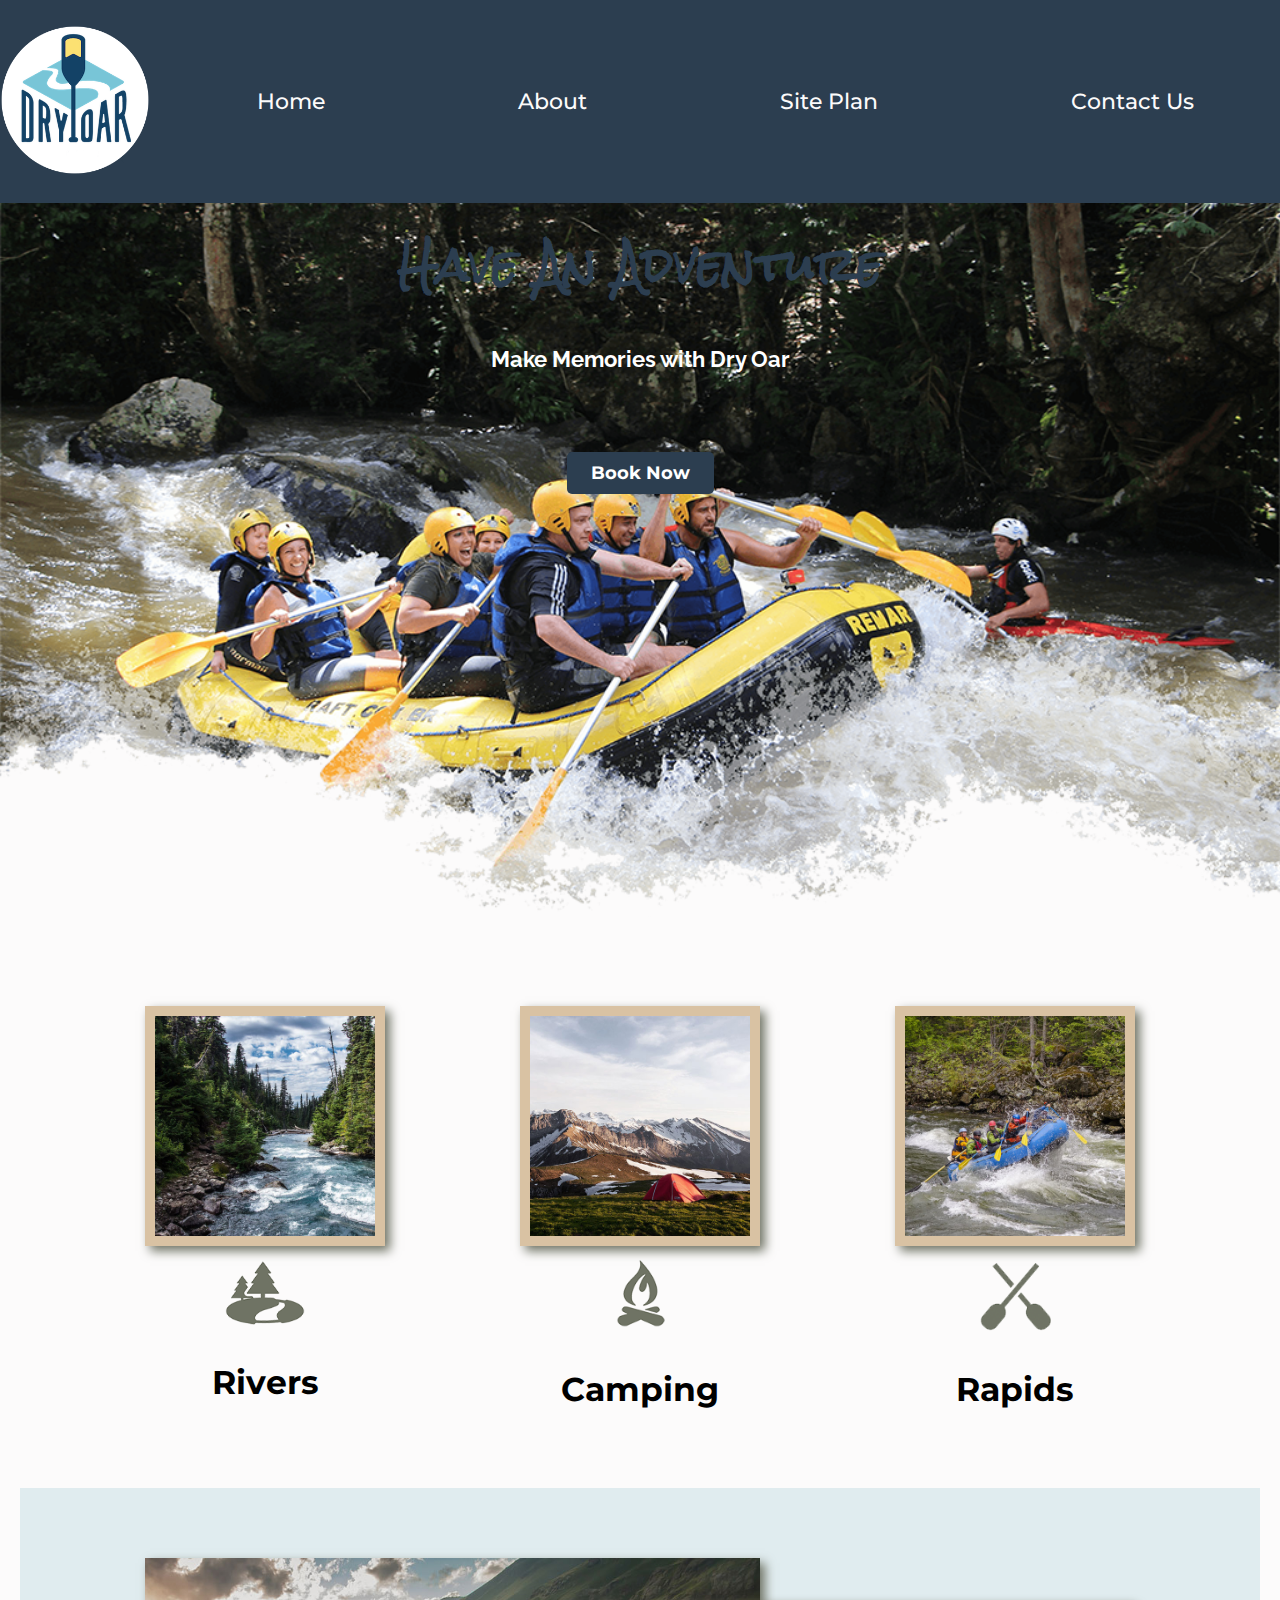
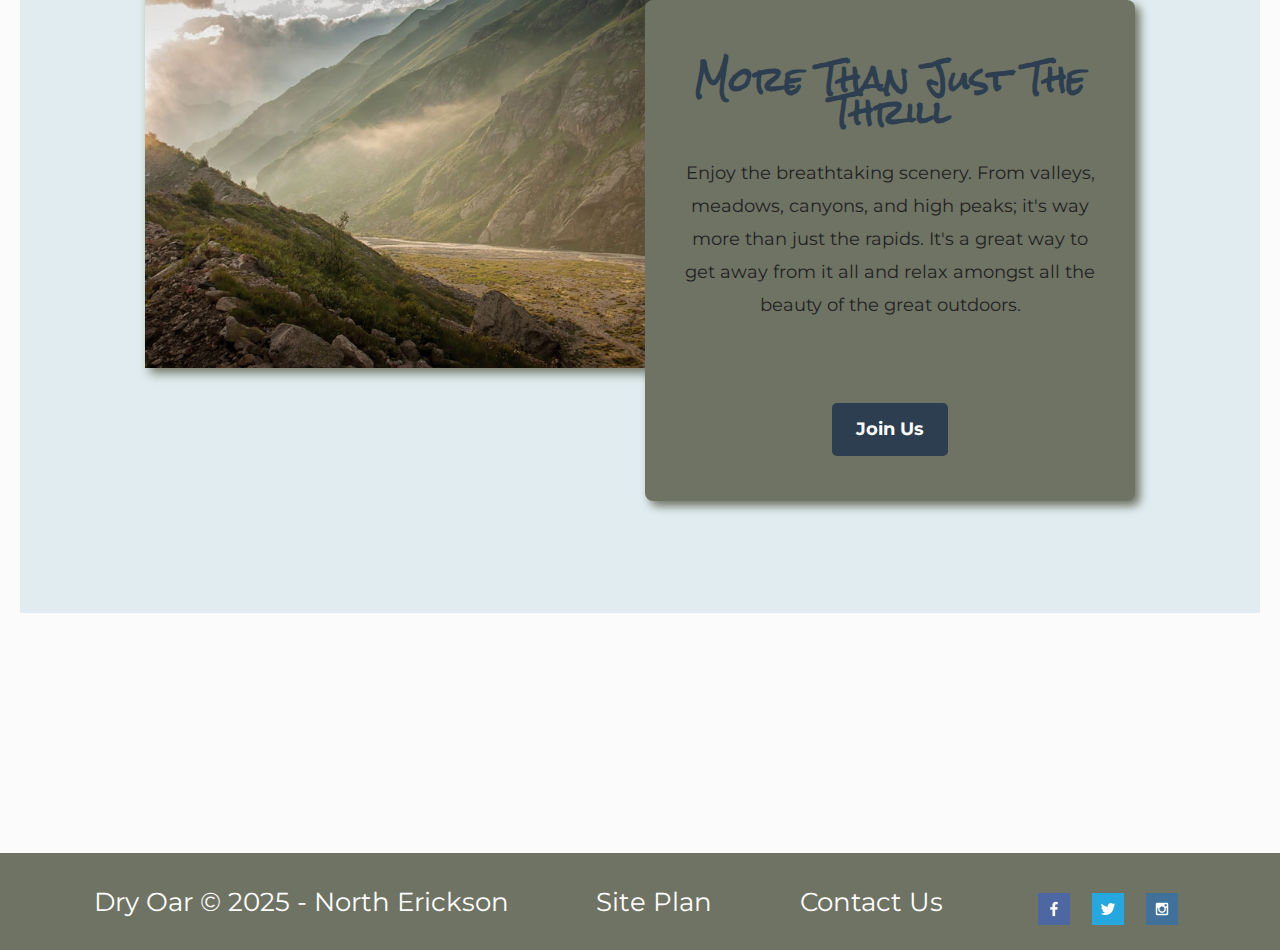
<file: wwr/index.html>
<!DOCTYPE html>
<html lang="en">
<head>
    <meta charset="utf-8">
    <meta name="viewport" content="width=device-width, initial-scale=1">
    <title>Dry Oar Rafting - Home</title>
    <link rel="stylesheet" href="styles/style.css">
</head>
<body>
    <header>
        <a id="logo_link" href="index.html">
            <img class="logo" src="images/logo.png" alt="Dry Oar Logo">
        </a>
        <nav>
            <a href="index.html">Home</a>
            <a href="#">About</a>
            <a href="site-plan-rafting.html">Site Plan</a>
            <a href="contactus.html">Contact Us</a>
        </nav>
    </header>

    <div id="hero">
        <div id="hero-box">
            <img id="hero-img" src="images/hero.png" alt="People enjoying white water rafting">
        </div>
        <section id="hero-msg">
            <h1 class="home-title">Have An Adventure</h1>
            <h4>Make Memories with Dry Oar</h4>
            <div class="button-box">
                <a class="book" href="contactus.html">Book Now</a>
            </div>
        </section>
    </div>

    <main class="home-grid">
        <section class="rivers-card">
            <img class="card-img" src="images/rivers.jpg" alt="river in forest">
            <img class="icon" src="images/river_icon.png" alt="river icon">
            <h2>Rivers</h2>
        </section>

        <section class="camping-card">
            <img class="card-img" src="images/camping.jpg" alt="tent in mountains">
            <img class="icon" src="images/fire_icon.png" alt="fire icon">
            <h2>Camping</h2>
        </section>

        <section class="rapids-card">
            <img class="card-img" src="images/rapids.jpg" alt="rafting boat">
            <img class="icon" src="images/oars.png" alt="oars icon">
            <h2>Rapids</h2>
        </section>

        <!-- background band for main grid -->
        <div id="background"></div>

        <img class="mountains" src="images/mountains.jpg" alt="Misty mountains">

        <section class="msg">
            <h2>More Than Just The Thrill</h2>
            <p>Enjoy the breathtaking scenery. From valleys, meadows, canyons, and high peaks; it's way more than just the rapids. It's a great way to get away from it all and relax amongst all the beauty of the great outdoors.</p>
            <a class="join" href="rivers.html">Join Us</a>
        </section>
    </main>

    <footer>
        <p>Dry Oar &copy; 2025 - North Erickson</p>
        <p><a href="site-plan-rafting.html">Site Plan</a></p>
        <p><a href="contactus.html">Contact Us</a></p>
        <div class="social">
            <a href="https://facebook.com" target="_blank" rel="noopener">
                <img src="images/facebook.png" alt="fb icon">
            </a>
            <a href="https://twitter.com" target="_blank" rel="noopener">
                <img src="images/twitter.png" alt="twitter icon">
            </a>
            <a href="https://instagram.com" target="_blank" rel="noopener">
                <img src="images/instagram.png" alt="instagram icon">
            </a>
        </div>
    </footer>

</body>
</html>
</file>
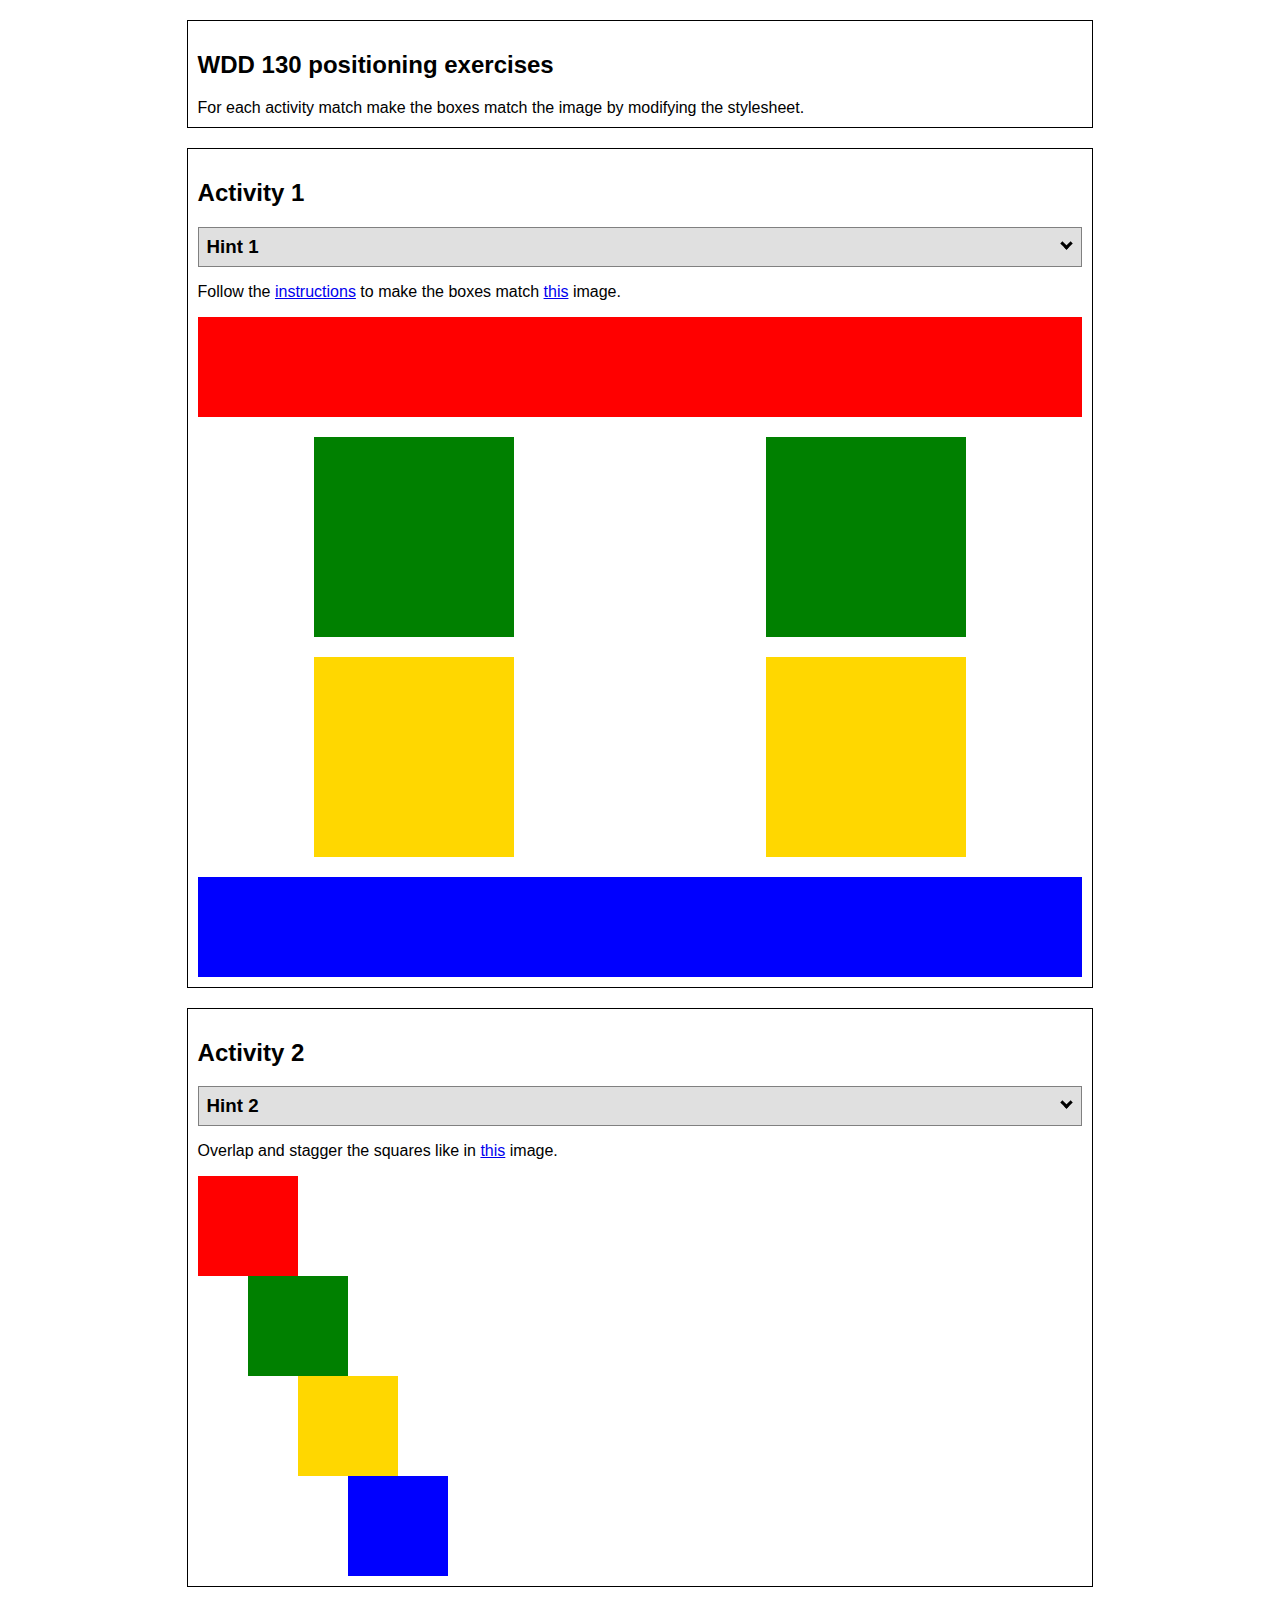
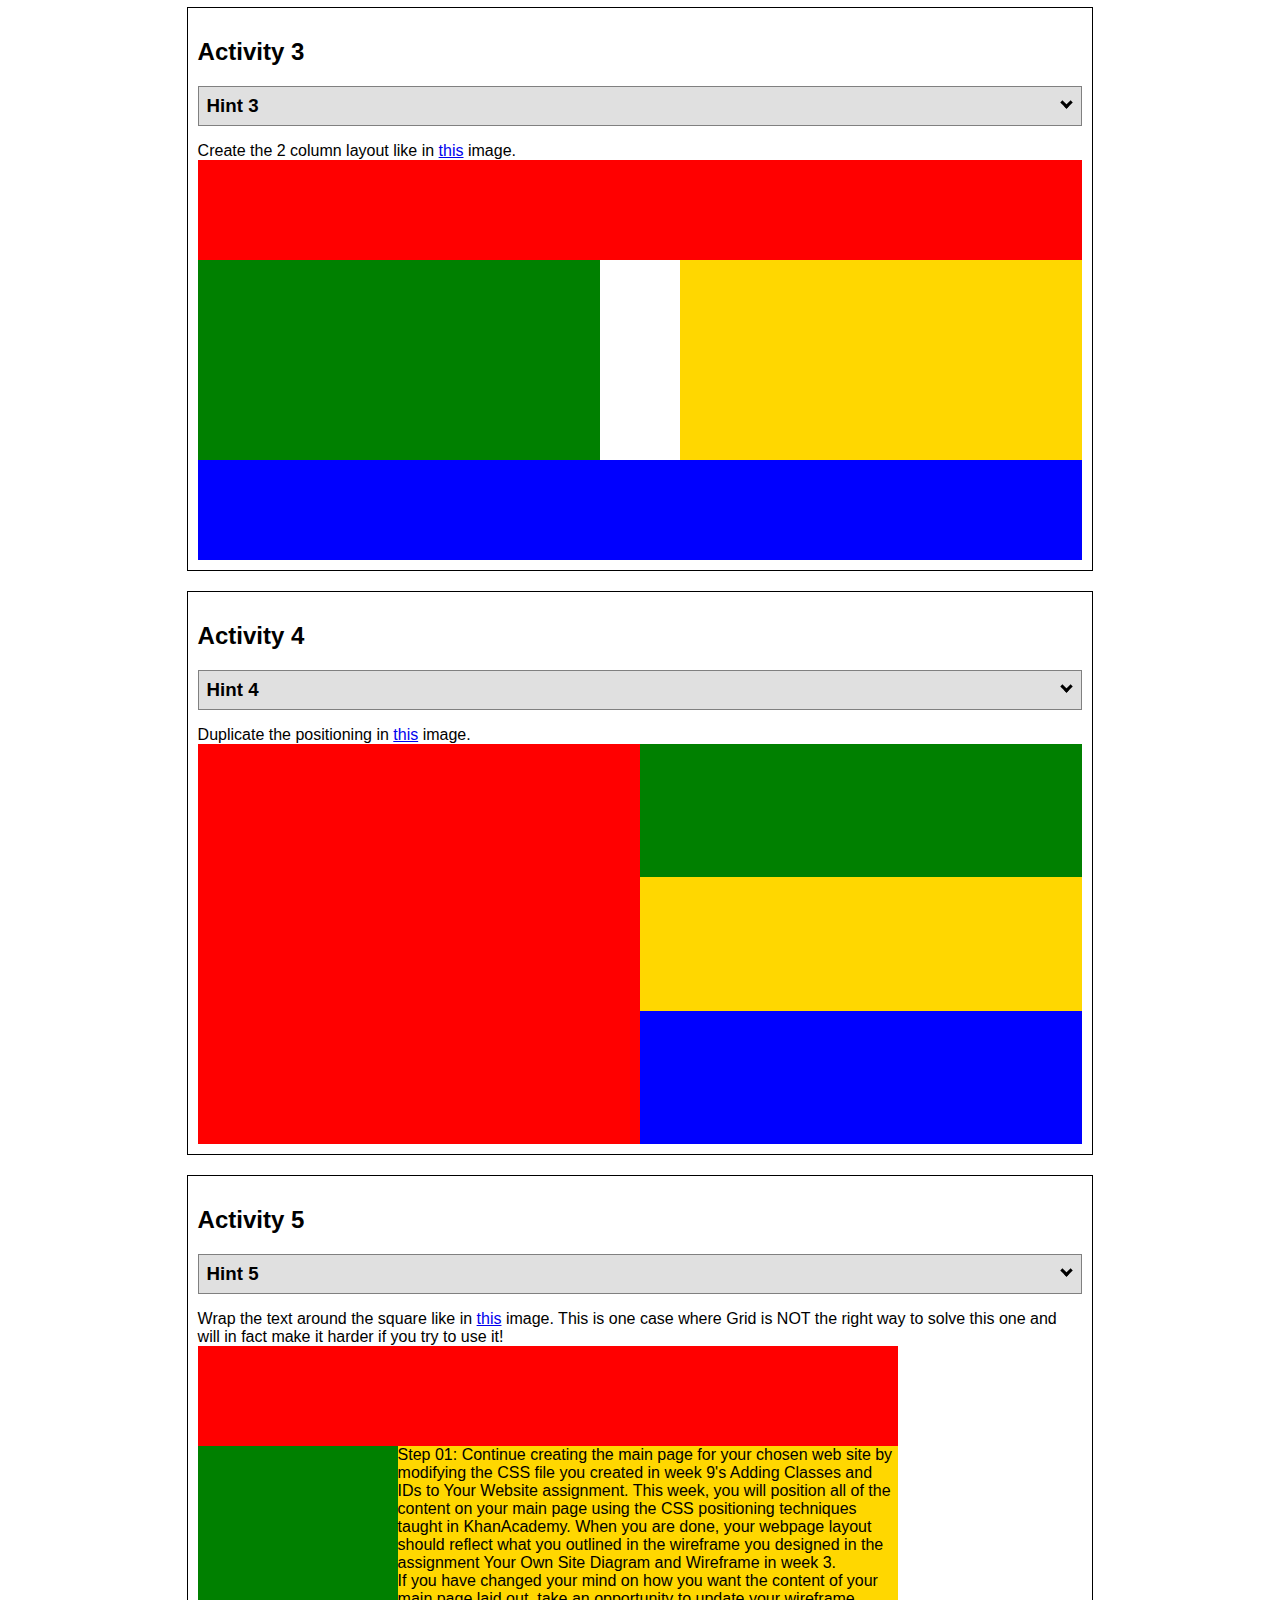
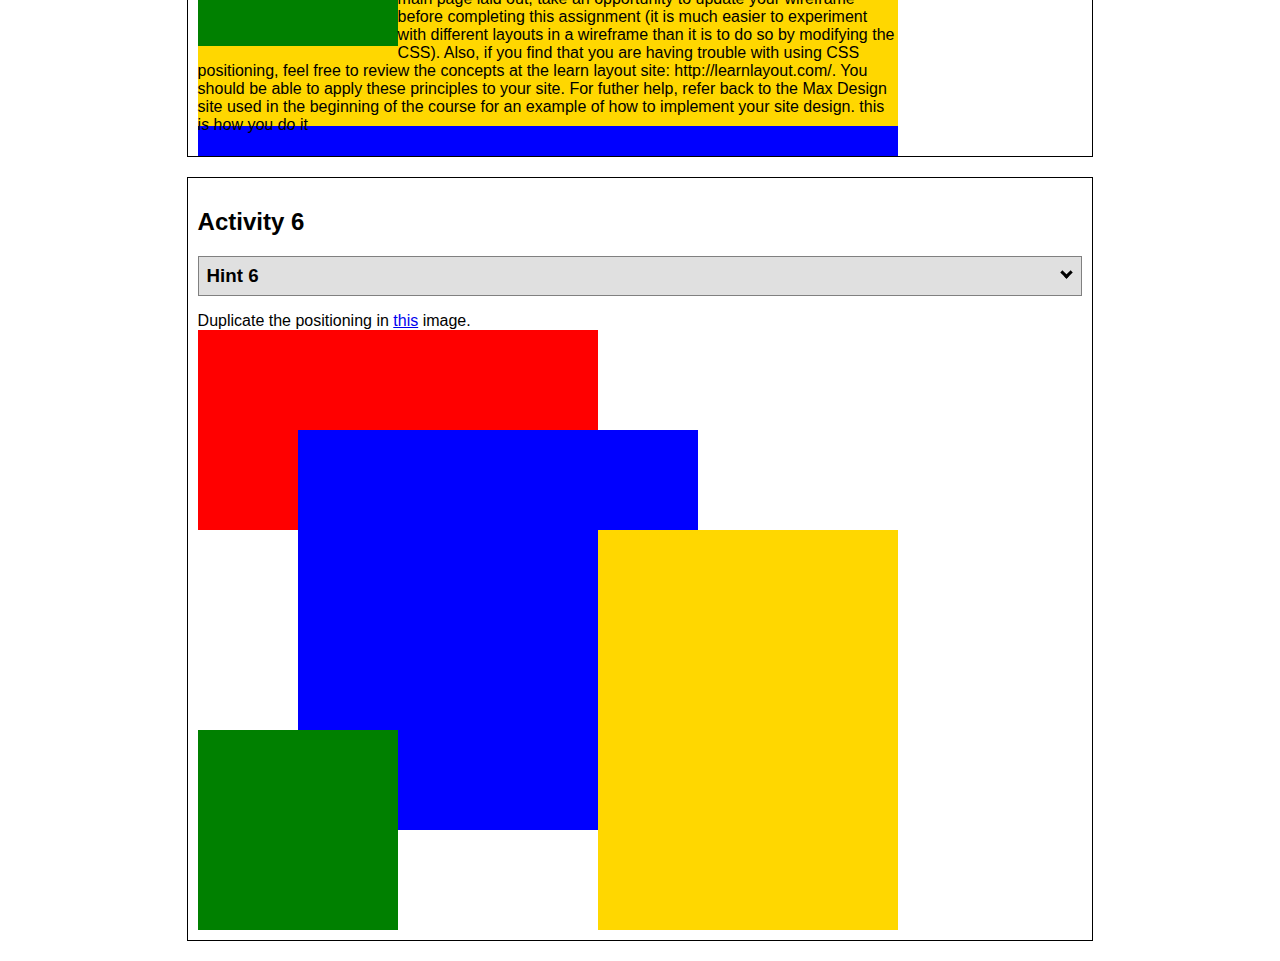
<file: positioning.html>
<!DOCTYPE html>
<html lang="en">
  <head>
    <!-- HTML - Name: positioning.html -->
    <title>Positioning Activity</title>
    <link rel="stylesheet" type="text/css" href="positionstyles.css" />
  </head>
  <body>
    <div class="activity">
      <h2>WDD 130 positioning exercises</h2>
      For each activity match make the boxes match the image by modifying the stylesheet.</div>
    <div class="activity">
      <h2>Activity 1</h2>
      <section class="hint"><input type="checkbox" ><i></i> <h3>Hint 1</h3><div><p>Check out the <a href="https://byui-wdd.github.io/wdd130/activities/w06-css-positioning.html" target="_blank">activity instructions</a> in Ilearn!</p></div></section>
      <p>Follow the <a href="https://byui-wdd.github.io/wdd130/activities/w06-css-positioning.html" target="_blank">instructions</a> to make the boxes match  <a href="https://byui-wdd.github.io/wdd130/images/example1.png" target="_blank">this</a> image.</p>
      <div class="content1" >
        <div class="red1" ></div>
        <div class="green1" ></div>
        <div class="green1" ></div>
        <div class="yellow1"></div>
        <div class="yellow1"></div>
        <div class="blue1"></div>
      </div>
    </div>
    <div class="activity">
      <h2>Activity 2</h2>
      <section class="hint"><input type="checkbox" > <h3>Hint 2</h3><i></i><div>
      <ul>
      <li>grid-template-columns: 50px 50px 50px 50px 50px </li></ul></div></section>
      <p>Overlap and stagger the squares like in <a href="https://byui-wdd.github.io/wdd130/images/example2.png" target="_blank">this</a> image.</p>
      <div class="content2" >
        <div class="red2" ></div>
        <div class="green2" ></div>
        <div class="yellow2"></div>
        <div class="blue2"></div>
      </div>
    </div>
    <div class="activity">
      <h2>Activity 3</h2>
      <section class="hint"><input type="checkbox" > <h3>Hint 3</h3><i></i><div><p>This one is going to be best solved with CSS Grid. Remember to make the boxes the right width first...then start moving them around. </p><h4>Properties used:</h4><ul><li>display:grid;</li><li>grid-template-columns:</li><li>grid-column-gap:</li>
        <li>grid-column:</li>  </ul></div></section>
      Create the 2 column layout like in <a href="https://byui-wdd.github.io/wdd130/images/example3.png" target="_blank">this</a>  image.
      <div class="content3" >
        <div class="red3" ></div>
        <div class="green3" ></div>
        <div class="yellow3"></div>
        <div class="blue3"></div>
      </div>
    </div>
    <div class="activity">
      <h2>Activity 4</h2>
      <section class="hint"><input type="checkbox" > <h3>Hint 4</h3><i></i><div><p>For the others we have been primarily concerned with width. For this one you will need to adjust height as well. </p><h4>Properties used:</h4><ul><li>display:grid;</li><li>grid-template-columns:</li><li>grid-row:</li></ul></div></section>
      Duplicate the positioning in <a href="https://byui-wdd.github.io/wdd130/images/example4.png" target="_blank">this</a> image. 
      <div class="content4" >
        <div class="red4" ></div>
        <div class="green4" ></div>
        <div class="yellow4"></div>
        <div class="blue4"></div>
      </div>
    </div>

    <div class="activity">
      <h2>Activity 5</h2>
      <section class="hint"><input type="checkbox" > <h3>Hint 5</h3><i></i><div><p>Grid is <strong>not</strong> the right way to do this.  In fact there is only one way to really do that...and that is with float. Remember that we float the thing we want the text to wrap around.  Also remember to start by making all the shapes the right size and shape.</p><h4>Properties used:</h4><ul><li>float: left;</li></ul></div></section>
      Wrap the text around the square like in <a href="https://byui-wdd.github.io/wdd130/images/example5.png" target="_blank">this</a> image. This is one case where Grid is NOT the right way to solve this one and will in fact make it harder if you try to use it!
      <div class="content5" >
        <div class="red5" ></div>
        <div class="green5" ></div>
        <div class="yellow5">Step 01: Continue creating the main page for your chosen web site by modifying the CSS file you created in week 9's Adding Classes and IDs to Your Website assignment. This week, you will position all of the content on your main page using the CSS positioning techniques taught in KhanAcademy. When you are done, your webpage layout should reflect what you outlined in the wireframe you designed in the assignment Your Own Site Diagram and Wireframe in week 3. <br />
          If you have changed your mind on how you want the content of your main page laid out, take an opportunity to update your wireframe before completing this assignment (it is much easier to experiment with different layouts in a wireframe than it is to do so by modifying the CSS). Also, if you find that you are having trouble with using CSS positioning, feel free to review the concepts at the learn layout site: http://learnlayout.com/. You should be able to apply these principles to your site. For futher help, refer back to the Max Design site used in the beginning of the course for an example of how to implement your site design. this is how you do it</div>
        <div class="blue5"></div>
      </div>
    </div>
    <div class="activity">
      <h2>Activity 6</h2>
      <section class="hint"><input type="checkbox" > <h3>Hint 6</h3><i></i><div><p>This one is all about visualizing the grid behind the layout. If you are having a hard time doing that first: all the sizes are even multiples of 100, and second here is another example with the lines drawn: <a href="https://byui-wdd.github.io/wdd130/images/example6-hint.png" target="_blank">example 6 with lines</a>. For this one you will find it easiest if you use px for the column width. You can also use <kbd>z-index</kbd> to control the element layering.    </p><h4>Properties used:</h4><ul><li>display:grid;</li><li>grid-template-columns:</li><li>grid-column:</li><li>grid-row:</li><li><a href="https://www.w3schools.com/cssref/pr_pos_z-index.asp" target="_blank">z-index:</a></li></ul></div></section>
      Duplicate the positioning in <a href="https://byui-wdd.github.io/wdd130/images/example6.png" target="_blank">this</a> image.
      <div class="content6" >
        <div class="red6" ></div>
        <div class="green6" ></div>
        <div class="yellow6"></div>
        <div class="blue6"></div>
      </div>
    </div>
  </body>
</html>
</file>
<file: wwr/styles/style.css>
@import url('https://fonts.googleapis.com/css2?family=Montserrat:wght@400;600&family=Raleway:wght@400;600&family=Rock+Salt&display=swap');

body {
    font-family: 'Montserrat', Arial, sans-serif;
    background-color: #fcfbfb;
    margin: 0;
    padding: 0;
    font-size: 22px;
}

#content {
    max-width: 1600px;
    margin: 0 auto;
    padding: 0 20px;
    background-color: #fff;
    box-shadow: 0 0 10px rgba(0,0,0,0.05);
    display: flex;
    flex-direction: column;
    min-height: 100vh;
}

header {
    display: grid;
    grid-template-columns: 150px auto;
    align-items: center;
    padding: 20px 0;
    background-color: #2c3e50;
    color: #fff;
}

#logo_link {
    padding: 8px 12px;
}

.logo {
    max-width: 150px;
    height: auto;
    display: block;
}

nav a {
    color: #fcfbfb;
    text-decoration: none;
    margin-left: 20px;
    font-weight: 500;
    text-align: center;
    padding: 8px 16px;
    border-radius: 4px;
    transition: background 0.2s;
    display: inline-block;
}

/* on hover the buttons get a solid color and contrasting text */
nav a:hover {
    text-decoration: none;
    background-color: rgba(217,194,163,0.95); /* warm tan */
    color: #2c3e50; /* dark text for contrast */
}

#hero-msg h1,
.home-title {
    font-family: 'Rock Salt', 'Bradley Hand', sans-serif;
    font-size: 2em;
    text-align: center;
    color: #2c3e50;
    margin-top: 10px;
}

#hero-msg h4,
h4 {
    font-family: 'Raleway', Arial, sans-serif;
    text-align: center;
    color: #1abc9c;
}

.button-box {
    text-align: center;
}

.book,
.join {
    background-color: #2c3e50;
    color: #fff;
    padding: 10px 24px;
    border: none;
    border-radius: 5px;
    text-decoration: none;
    font-weight: bold;
    transition: background 0.2s;
    display: inline-block;
    margin: 10px 0;
    font-size: 18px;
    margin-top: 50px;
}

.book:hover,
.join:hover {
    background-color: #1abc9c;
    color: #fff;
}

main section {
    text-align: center;
    margin-bottom: 32px;
}

.icon {
    width: 80px;
    padding-top: 10px;
}

#hero-img {
    width: 100%;
}

#background {
    height: 725px;
    background-color: #e0ecef;
    width: 100%;
}

.msg {
    background-color: #f9f9f9;
    color: #222;
    padding: 35px;
    border-radius: 8px;
    margin: 32px auto;
    max-width: 800px;
    text-align: center;
    box-shadow: 0 2px 8px rgba(0,0,0,0.07);
    line-height: 1.5em;
}

.msg h2 {
    font-family: 'Rock Salt', 'Bradley Hand', sans-serif;
    color: #2c3e50;
}

.msg p {
    color: #222;
    font-size: .8em;
    padding-bottom: 15px;
}

.card-img {
    border: 10px solid #2c3e50;
}

main section img {
    box-sizing: border-box;
}

footer {
    background-color: #2c3e50;
    color: #fff;
    text-align: center;
    padding: 25px 50px;
    margin-top: 200px;
}

footer p {
    font-size: 1.2em;
}

footer a {
    color: #fff;
    text-decoration: none;
}

footer a:hover {
    color: #d9c2a3;
    text-decoration: underline;
}

footer p a:hover {
    text-decoration: underline;
}

footer .social img {
    width: 32px;
    margin: 0 8px;
    vertical-align: middle;
    padding-top: 15px;
}

/* ---------- Layout grid & flex (Header / Hero / Main / Footer) ---------- */

/* Header as a 2-column grid */
header {
    display: grid;
    grid-template-columns: 150px auto;
    align-items: center;
    padding: 20px 0;
    background-color: #2c3e50;
    color: #fff;
}

/* nav spans the header and the links stretch across full width */
/* nav as a simple flex row */
nav {
    display: flex;
    justify-content: space-around;
    align-items: center;
}

/* center the logo within its grid cell */
#logo_link {
    padding-top: 5px;
    justify-self: center;
    align-self: center;
}

/* HERO grid and overlap */
#hero {
    display: grid;
    grid-template-columns: 1fr 3fr 1fr;
    margin-top: -100px; /* overlaps the header */
}

/* hero image box spans the whole hero grid and sits behind text */
#hero-box {
    grid-column: 1/4;
    grid-row: 1/3;
    z-index: -1;
}

/* hero message placement and nudging down so it doesn't collide with nav */
#hero-msg {
    grid-column: 2/3;
    grid-row: 1/2;
    margin-top: 100px;
}

/* ensure readable text over image */
#hero-msg h4 {
    color: #ffffff;
}
#hero-img {
    width: 100%;
    display: block;
}

/* MAIN grid (home-grid) */
.home-grid {
    display: grid;
    grid-template-columns: repeat(10, 1fr);
    grid-auto-rows: min-content;
    gap: 10px;
    position: relative;
    padding: 40px 20px;
}

/* make images scale to their grid cell width */
.card-img, .mountains {
    width: 100%;
    display: block;
}

/* place the three cards */
.rivers-card {
    grid-column: 2/4;
    grid-row: 2/3;
}
.camping-card {
    grid-column: 5/7;
    grid-row: 2/3;
}
.rapids-card {
    grid-column: 8/10;
    grid-row: 2/3;
}

/* full-width background band behind mountains and msg */
#background {
    grid-column: 1/11;
    grid-row: 4/9;
    background-color: #e0ecef;
    height: 725px;
    z-index: 0;
}

/* mountains and message positions (with shadows) */
.mountains {
    grid-column: 2/7;
    grid-row: 5/8;
    box-shadow: 5px 5px 10px #6f7364;
    z-index: 1;
}

.msg {
    background-color: #6f7364;
    color: #fff;
    padding: 35px;
    grid-column: 6/10;
    grid-row: 6/7;
    box-shadow: 5px 5px 10px #6f7364;
    z-index: 2;
}

/* card image hover effect and shadow */
.card-img {
    border: 10px solid #d9c2a3;
    transition: transform .5s, opacity .5s;
    box-shadow: 5px 5px 10px #6f7364;
}
.card-img:hover {
    opacity: .6;
    transform: scale(1.1);
}

/* footer as flex (overrides previous footer rules) */
footer {
    background-color: #6f7364;
    padding: 25px 50px;
    margin-top: 200px;
    display: flex;
    justify-content: space-around;
    align-items: center;
    color: #fff;
}
footer p, footer .social { margin: 0; }

/* ---------- Responsive adjustments ---------- */
@media screen and (max-width: 900px) {
    #hero, .home-grid {
        display: block;
        height: auto;
    }
    /* on small screens keep header in normal flow so it can expand vertically */
    header {
        position: relative;
        height: auto;
    }
    main {
        margin-top: 0;
    }
    nav, footer {
        flex-direction: column;
    }
    nav a {
        display: block;
        padding: 15px;
    }
    #hero { margin-top: 0; }
    #hero-msg { margin-top: 0; }
    #hero-msg h4 { display: none; }
    #hero-msg h1 { color: #6f7364; }
    .home-title { font-size: 25px; }
    .rivers-card, .camping-card, .rapids-card { 
        margin: 50px auto;
        width: 60%;
    }
    #background { display: none; }
    .mountains, .msg {
        width: 80%;
        display: block;
        margin: 0 auto;
    }
    footer { margin-top: 25px; }
}
</file>
<file: positionstyles.css>
/* CSS - Name: "positionstyles.css" */
/* Activity 1 styles */
.content1 {
  /* This is the parent of the activity 1 boxes. */
  display: grid;
  grid-template-columns: 1fr 1fr;
  justify-items: center;
  gap: 20px;
}
.red1 { 
  width: 100%; 
  height: 100px; 
  background-color: red; 
  grid-column: 1/3;
} 
.green1 {
  width: 200px; 
  height: 200px; 
  background-color: green; 
} 
.yellow1 {
  width: 200px; 
  height: 200px; 
  background-color: gold; 
} 
.blue1 {
  width: 100%; 
  height: 100px; 
  background-color: blue; 
  grid-column: 1/3;
} 
/* Activity 2 styles */ 
.content2 {
  /* This is the parent of the activity 2 boxes. */
  display: grid;
  grid-template-columns: 50px 50px 50px 50px 50px;
}
.red2 {
  width: 100px; 
  height: 100px; 
  background-color: red; 
  grid-column: 1/3;
  grid-row: 1/2;
} 
.green2 { 
  width: 100px; 
  height: 100px; 
  background-color: green; 
  grid-column: 2/4;
  grid-row: 2/3;
} 
.yellow2 {
  width: 100px; 
  height: 100px; 
  background-color: gold;
  grid-column: 3/5;
  grid-row: 3/4;
} 
.blue2 {
  width: 100px; 
  height: 100px; 
  background-color: blue;
  grid-column: 4/6;
  grid-row: 4/5;
} 
/* Activity 3 styles */ 
.content3 {
  /* This is the parent of the activity 3 boxes. */
  display: grid;
  grid-template-columns: 1fr 1fr;
  grid-column-gap: 80px;
}
.red3 {
  width: 100%; 
  height: 100px; 
  background-color: red;
  grid-column: 1/3;
} 
.green3 {
  width: 100%; 
  height: 200px; 
  background-color: green;
} 
.yellow3 {
  width: 100%; 
  height: 200px; 
  background-color: gold; 
} 
.blue3 {
  width: 100%;
  height: 100px; 
  background-color: blue;
  grid-column: 1/3;
} 
/* Activity 4 styles */ 
.content4 {
  /* This is the parent of the activity 4 boxes. */
  height: 400px;
  display: grid;
  grid-template-columns: 1fr 1fr;
}
.red4 {
  width: 100%; 
  height: 100%; 
  background-color: red;
  grid-column: 1/2;
  grid-row: 1/4;
} 
.green4 {
  width: 100%; 
  height: 100%; 
  background-color: green;
} 
.yellow4 {
  width: 100%; 
  height: 100%; 
  background-color: gold;
} 
.blue4 {
  width: 100%; 
  height: 100%; 
  background-color: blue;
} 
/* Activity 5 styles */ 
.content5 {
  /* This is the parent of the activity 5 boxes. */
  height: 400px;
  width: 700px;
  position: relative;
}
.red5 { 
  width: 100%; 
  height: 100px; 
  background-color: red; 
} 
.green5 { 
  width: 200px; 
  height: 200px; 
  background-color: green;
  float: left;
} 
.yellow5 {
  width: 100%; 
  height: 280px; 
  background-color: gold;
} 
.blue5 {
  width: 100%; 
  height: 100px; 
  background-color: blue;
} 
/* Activity 6 styles */ 
.content6 {
  /* This is the parent of the activity 6 boxes. */
  display: grid;
  grid-template-columns: repeat(6, 100px);
  grid-template-rows: repeat(6, 100px);
}
.red6 {
  width: 400px; 
  height: 200px; 
  background-color: red;
  grid-column: 1/5;
  grid-row: 1/3;
} 
.green6 {
  width: 200px; 
  height: 200px; 
  background-color: green;
  grid-column: 1/3;
  grid-row: 5/7;
  z-index: 1;
} 
.yellow6 {
  width: 300px; 
  height: 400px; 
  background-color: gold;
  grid-column: 5/7;
  grid-row: 3/7;
  z-index: 1;
} 
.blue6 {
  width: 400px; 
  height: 400px; 
  background-color: blue;
  grid-column: 2/6;
  grid-row: 2/6;
} 


/* Do not make any changes below here */
.activity {
  width: 70%; 
  margin: 20px auto; 
  font-family: Arial, sans-serif; 
  border: 1px solid black; 
  padding: 10px; 
  clear:both; 
  overflow: auto;
} 

.hint {
  border: 1px solid grey;
  background: #e0e0e0;
  padding: .5em;
  position: relative;
  margin: 1em 0;
}
.hint h3 {
  margin: 0;
}
.hint:hover {
  background: #d0d0d0;
}
.hint > div {
  display: none;
}

.hint input[type=checkbox] {
  position: absolute;
  width: 100%;
  height: 100%;
  opacity: 0;
  z-index: 1;
  cursor: pointer;
}

.hint input[type=checkbox]:checked ~ div {
  display: block;
}

.hint i {
  position: absolute;
  transform: translate(-6px, 0);
  margin-top: 16px;
  right: 10px;
  top: -3px;
}
.hint i:before, .hint i:after {
  content: "";
  position: absolute;
  background-color: black;
  width: 3px;
  height: 9px;
}
.hint i:before {
  transform: translate(2px, 0) rotate(45deg);
}
.hint i:after {
  transform: translate(-2px, 0) rotate(-45deg);
}

.hint input[type=checkbox]:checked ~ i:before {
  transform: translate(-2px, 0) rotate(45deg);
}
.hint input[type=checkbox]:checked ~ i:after {
  transform: translate(2px, 0) rotate(-45deg);
}
.hint a {
  position: relative;
  z-index: 1;
}
</file>
